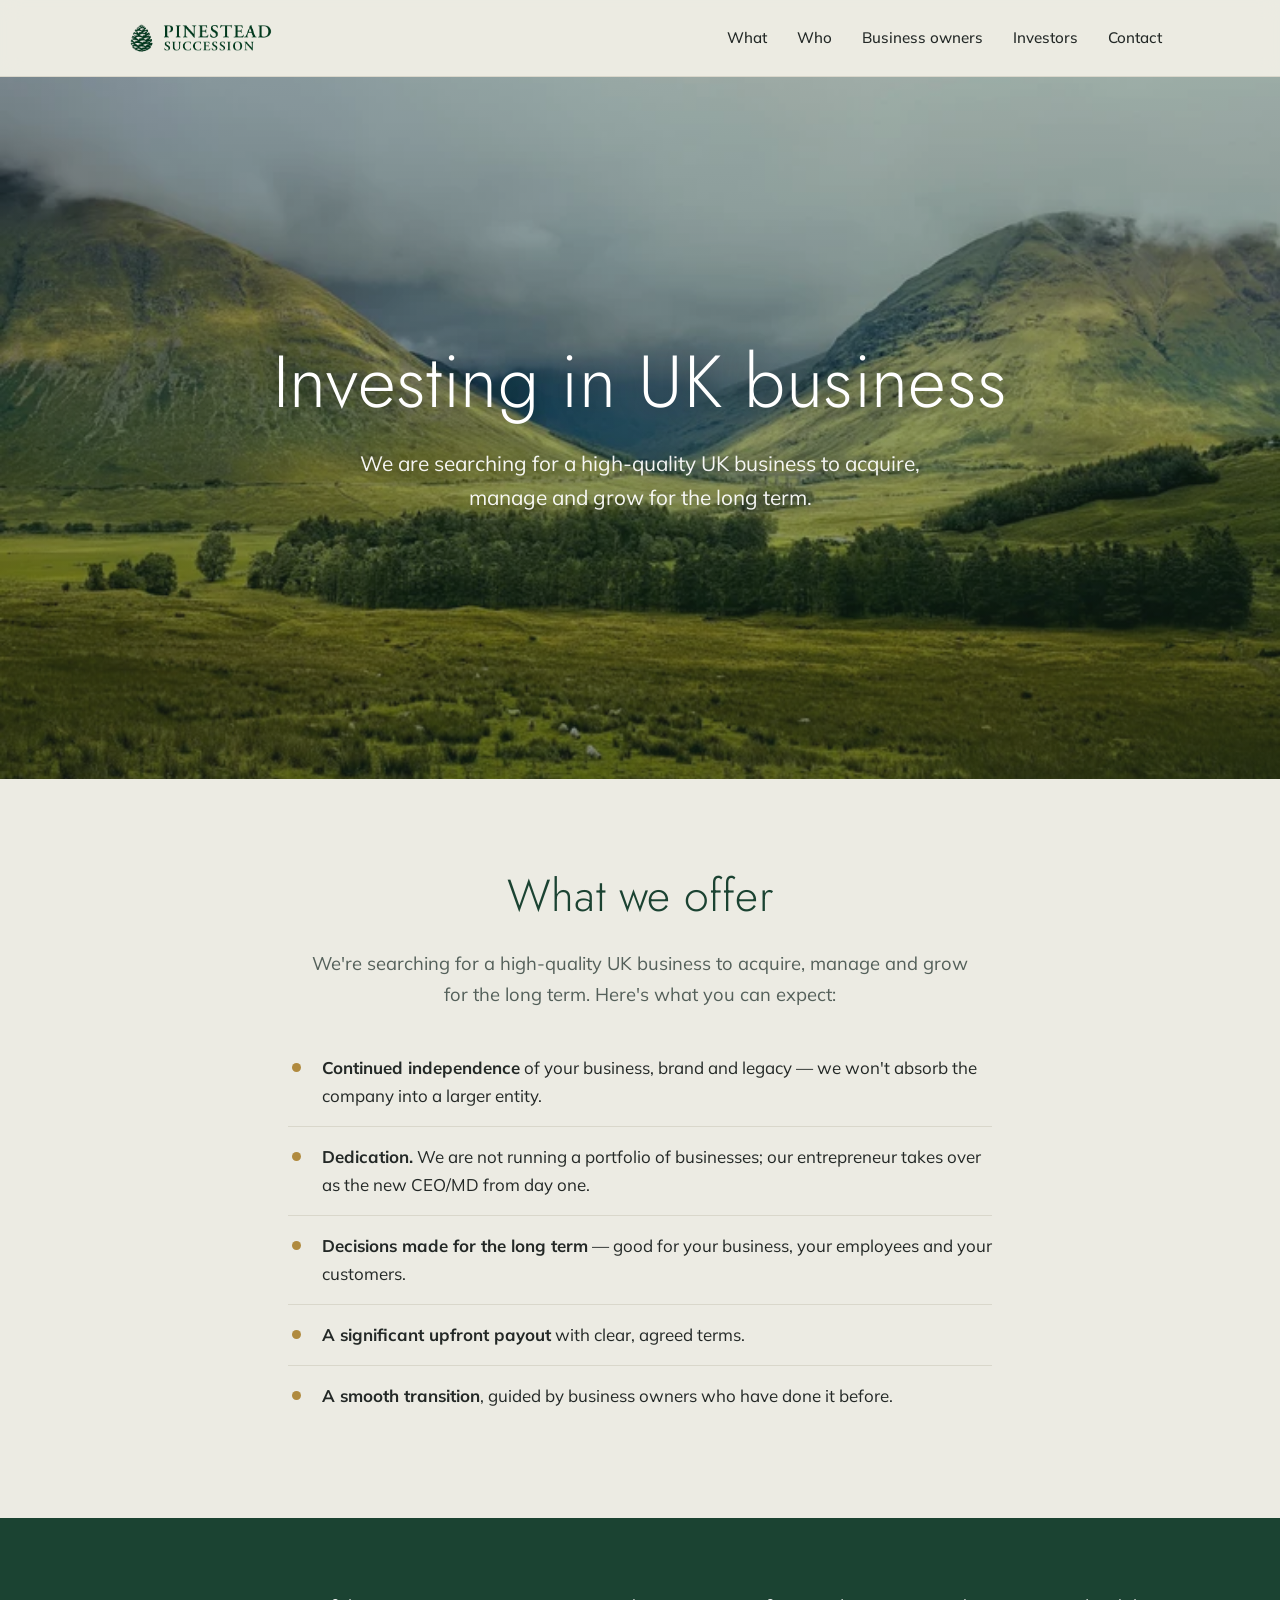
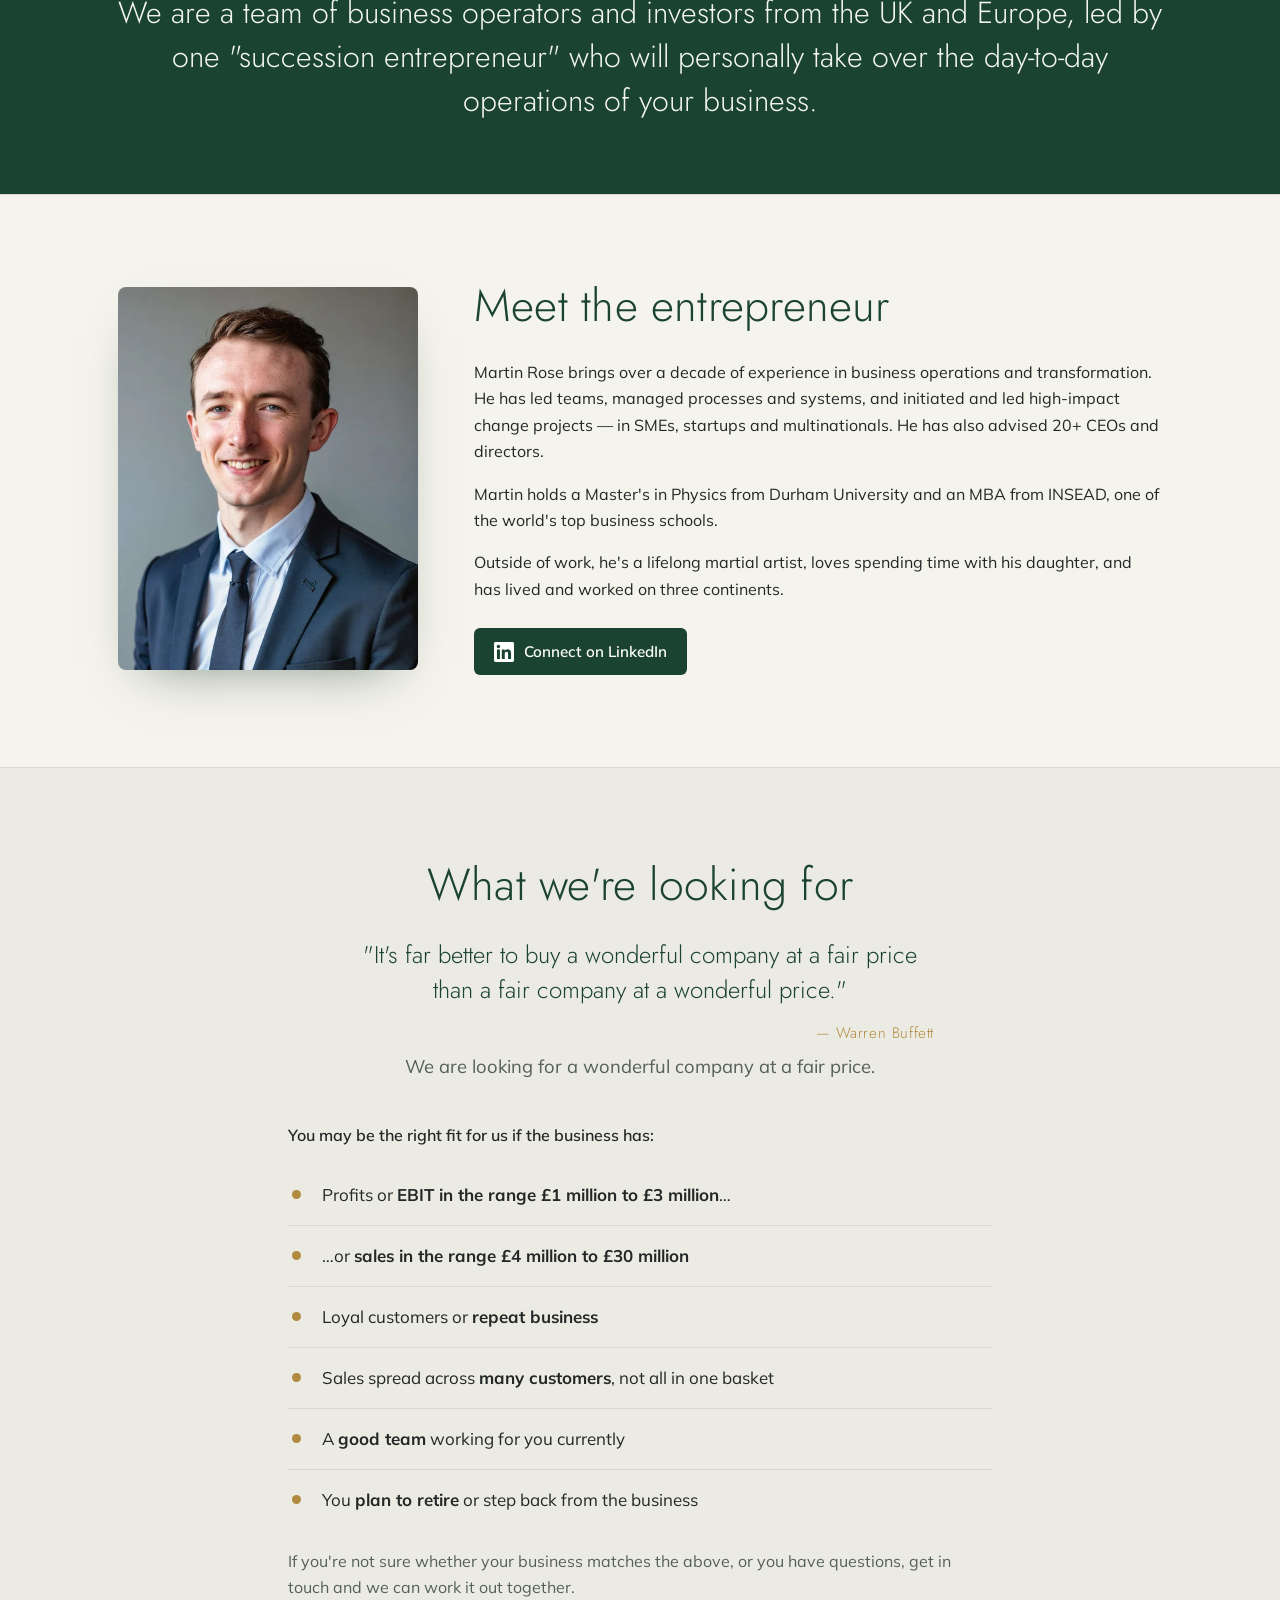
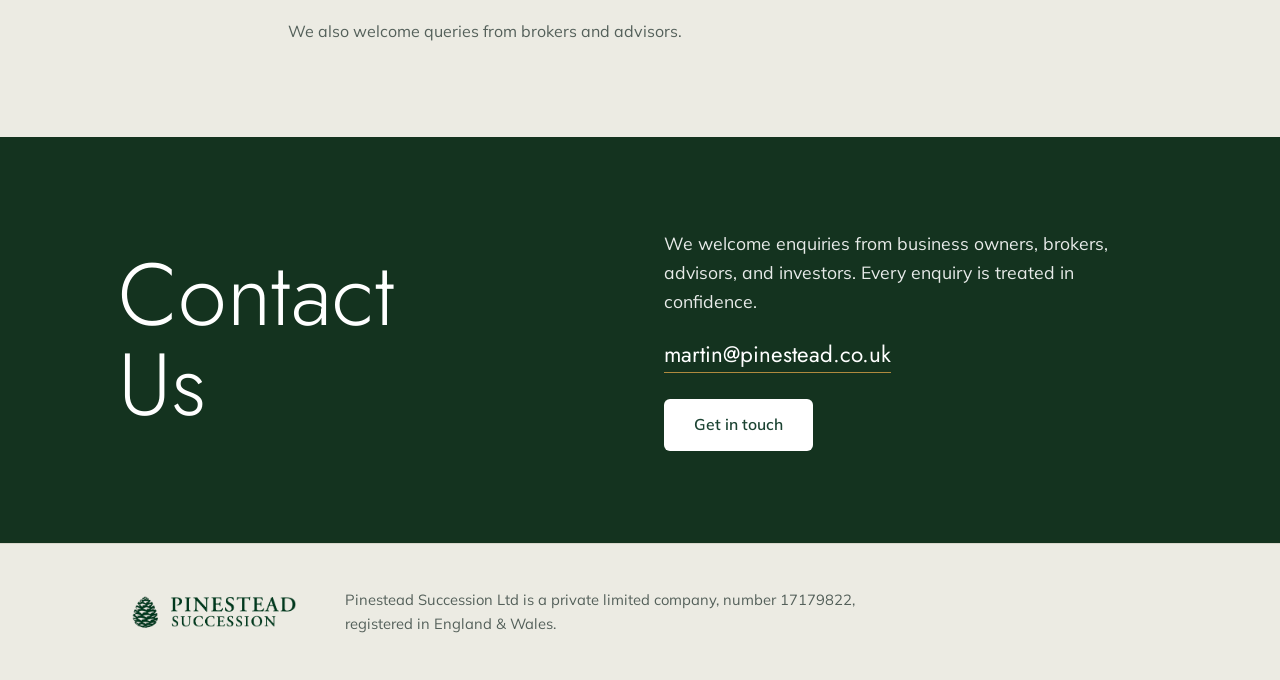
<file: index.html>
<!DOCTYPE html>
<html lang="en">
<head>
  <meta charset="UTF-8" />
  <meta name="viewport" content="width=device-width, initial-scale=1.0" />
  <title>Pinestead Succession | Seeking Your UK Business</title>
  <meta name="description" content="Pinestead Succession acquires and grows a single high-quality UK business for the long term, led by a dedicated entrepreneur. We welcome enquiries from business owners, brokers, advisers and investors." />
  <link rel="canonical" href="https://www.pinestead.co.uk/" />
  <link rel="icon" href="assets/pinestead-favicon.png" />

  <!-- Open Graph / social sharing -->
  <meta property="og:type" content="website" />
  <meta property="og:site_name" content="Pinestead Succession" />
  <meta property="og:title" content="Pinestead Succession | Seeking Your UK Business" />
  <meta property="og:description" content="Acquiring and growing a high-quality UK business for the long term, led by a dedicated entrepreneur." />
  <meta property="og:url" content="https://www.pinestead.co.uk/" />
  <meta property="og:image" content="https://www.pinestead.co.uk/assets/pinestead-square-small.png" />
  <meta property="og:image:width" content="480" />
  <meta property="og:image:height" content="480" />
  <meta property="og:image:alt" content="Pinestead Succession" />
  <meta name="twitter:card" content="summary" />
  <meta name="twitter:title" content="Pinestead Succession | Seeking Your UK Business" />
  <meta name="twitter:description" content="Acquiring and growing a high-quality UK business for the long term, led by a dedicated entrepreneur." />
  <meta name="twitter:image" content="https://www.pinestead.co.uk/assets/pinestead-square-small.png" />

  <script type="application/ld+json">
  {
    "@context": "https://schema.org",
    "@type": "WebSite",
    "name": "Pinestead Succession",
    "url": "https://www.pinestead.co.uk/"
  }
  </script>
  <script type="application/ld+json">
  {
    "@context": "https://schema.org",
    "@type": "Organization",
    "name": "Pinestead Succession",
    "legalName": "Pinestead Succession Ltd",
    "url": "https://www.pinestead.co.uk/",
    "logo": "https://www.pinestead.co.uk/assets/pinestead-square-small.png"
  }
  </script>
  <link rel="preconnect" href="https://fonts.googleapis.com" />
  <link rel="preconnect" href="https://fonts.gstatic.com" crossorigin />
  <link href="https://fonts.googleapis.com/css2?family=Jost:wght@300;400;500&family=Mulish:wght@400;500;600;700&display=swap" rel="stylesheet" />
  <link rel="stylesheet" href="styles.css" />
</head>
<body>
  <header class="site-header">
    <div class="container nav-inner">
      <a class="brand" href="#top" aria-label="Pinestead Succession home">
        <img src="assets/pinestead-horizontal.png" alt="Pinestead Succession" class="brand-logo" />
      </a>
      <nav class="nav" aria-label="Primary">
        <a href="#what">What</a>
        <a href="#who">Who</a>
        <a href="#business">Business owners</a>
        <a href="/investors">Investors</a>
        <a href="#contact">Contact</a>
      </nav>
    </div>
  </header>

  <main id="top">
    <!-- Hero -->
    <section class="hero" style="--hero-image: url('assets/index_background.webp');">
      <div class="hero-overlay"></div>
      <div class="container hero-inner">
        <h1>Investing in UK business</h1>
        <p class="hero-sub">
          We are searching for a high-quality UK business to acquire, manage
          and grow for the long term.
        </p>
      </div>
    </section>

    <!-- What we offer -->
    <section id="what" class="section">
      <div class="container narrow">
        <h2 class="centered">What we offer</h2>
        <p class="intro centered">
          We're searching for a high-quality UK business to acquire, manage and
          grow for the long term. Here's what you can expect:
        </p>
        <ul class="feature-list">
          <li>
            <strong>Continued independence</strong> of your business, brand and
            legacy — we won't absorb the company into a larger entity.
          </li>
          <li>
            <strong>Dedication.</strong> We are not running a portfolio of
            businesses; our entrepreneur takes over as the new CEO/MD from day one.
          </li>
          <li>
            <strong>Decisions made for the long term</strong> — good for your
            business, your employees and your customers.
          </li>
          <li>
            <strong>A significant upfront payout</strong> with clear, agreed terms.
          </li>
          <li>
            <strong>A smooth transition</strong>, guided by business owners who
            have done it before.
          </li>
        </ul>
      </div>
    </section>

    <!-- Team band -->
    <section class="band">
      <div class="container">
        <p class="band-text">
          We are a team of business operators and investors from the UK and
          Europe, led by one "succession entrepreneur" who will personally take
          over the day-to-day operations of your business.
        </p>
      </div>
    </section>

    <!-- Who -->
    <section id="who" class="section section-paper">
      <div class="container who-inner">
        <figure class="who-photo">
          <img src="assets/martin-headshot-orig.webp" alt="Martin Rose, Succession Entrepreneur" />
        </figure>
        <div class="who-text">
          <h2>Meet the entrepreneur</h2>
          <p>
            Martin Rose brings over a decade of experience in business operations
            and transformation. He has led teams, managed processes and systems,
            and initiated and led high-impact change projects — in SMEs, startups
            and multinationals. He has also advised 20+ CEOs and directors.
          </p>
          <p>
            Martin holds a Master's in Physics from Durham University and an MBA
            from INSEAD, one of the world's top business schools.
          </p>
          <p>
            Outside of work, he's a lifelong martial artist, loves spending time
            with his daughter, and has lived and worked on three continents.
          </p>
          <a class="linkedin-btn" href="https://www.linkedin.com/in/pinestead" target="_blank" rel="noopener" aria-label="Martin Rose on LinkedIn">
            <svg viewBox="0 0 24 24" width="20" height="20" fill="currentColor" aria-hidden="true"><path d="M20.45 20.45h-3.56v-5.57c0-1.33-.02-3.04-1.85-3.04-1.85 0-2.14 1.45-2.14 2.94v5.67H9.34V9h3.42v1.56h.05c.48-.9 1.64-1.85 3.37-1.85 3.6 0 4.27 2.37 4.27 5.45v6.29zM5.34 7.43a2.06 2.06 0 1 1 0-4.12 2.06 2.06 0 0 1 0 4.12zM7.12 20.45H3.55V9h3.57v11.45zM22.22 0H1.77C.79 0 0 .77 0 1.72v20.56C0 23.23.79 24 1.77 24h20.45c.98 0 1.78-.77 1.78-1.72V1.72C24 .77 23.2 0 22.22 0z"/></svg>
            Connect on LinkedIn
          </a>
        </div>
      </div>
    </section>

    <!-- What we're looking for -->
    <section id="business" class="section">
      <div class="container narrow">
        <h2 class="centered">What we're looking for</h2>
        <blockquote class="pull-quote">
          "It's far better to buy a wonderful company at a fair price than a fair
          company at a wonderful price."
          <cite>— Warren Buffett</cite>
        </blockquote>
        <p class="intro centered">We are looking for a wonderful company at a fair price.</p>
        <p class="lead-in">You may be the right fit for us if the business has:</p>
        <ul class="feature-list">
          <li>Profits or <strong>EBIT in the range £1 million to £3 million</strong>…</li>
          <li>…or <strong>sales in the range £4 million to £30 million</strong></li>
          <li>Loyal customers or <strong>repeat business</strong></li>
          <li>Sales spread across <strong>many customers</strong>, not all in one basket</li>
          <li>A <strong>good team</strong> working for you currently</li>
          <li>You <strong>plan to retire</strong> or step back from the business</li>
        </ul>
        <p class="note">
          If you're not sure whether your business matches the above, or you have
          questions, get in touch and we can work it out together.
        </p>
        <p class="note">We also welcome queries from brokers and advisors.</p>
      </div>
    </section>

    <!-- Contact -->
    <section id="contact" class="section contact">
      <div class="container contact-inner">
        <h2 class="contact-title">Contact<br />Us</h2>
        <div class="contact-body">
          <p>
            We welcome enquiries from business owners, brokers, advisors, and
            investors. Every enquiry is treated in confidence.
          </p>
          <p class="contact-email-line">
            <a id="contact-email" class="contact-email" href="#">Loading email…</a>
            <noscript>Email: martin [at] pinestead [dot] co [dot] uk</noscript>
          </p>
          <a id="contact-btn" class="btn btn-light" href="#">Get in touch</a>
        </div>
      </div>
    </section>
  </main>

  <footer class="site-footer">
    <div class="container footer-inner">
      <img src="assets/pinestead-horizontal.png" alt="Pinestead Succession" class="footer-logo" />
      <p class="footer-legal">
        Pinestead Succession Ltd is a private limited company, number 17179822, registered in England &amp; Wales.
      </p>
    </div>
  </footer>

  <script>
    // Assemble the contact address in-browser.
    (function () {
      var user = 'martin';
      var domain = 'pinestead' + '.co' + '.uk';
      var addr = user + '@' + domain;
      var mailto = 'mailto:' + addr + '?subject=' + encodeURIComponent('Enquiry via pinestead.co.uk');

      var link = document.getElementById('contact-email');
      if (link) { link.textContent = addr; link.setAttribute('href', mailto); }

      var btn = document.getElementById('contact-btn');
      if (btn) { btn.setAttribute('href', mailto); }
    })();
  </script>
</body>
</html>
</file>
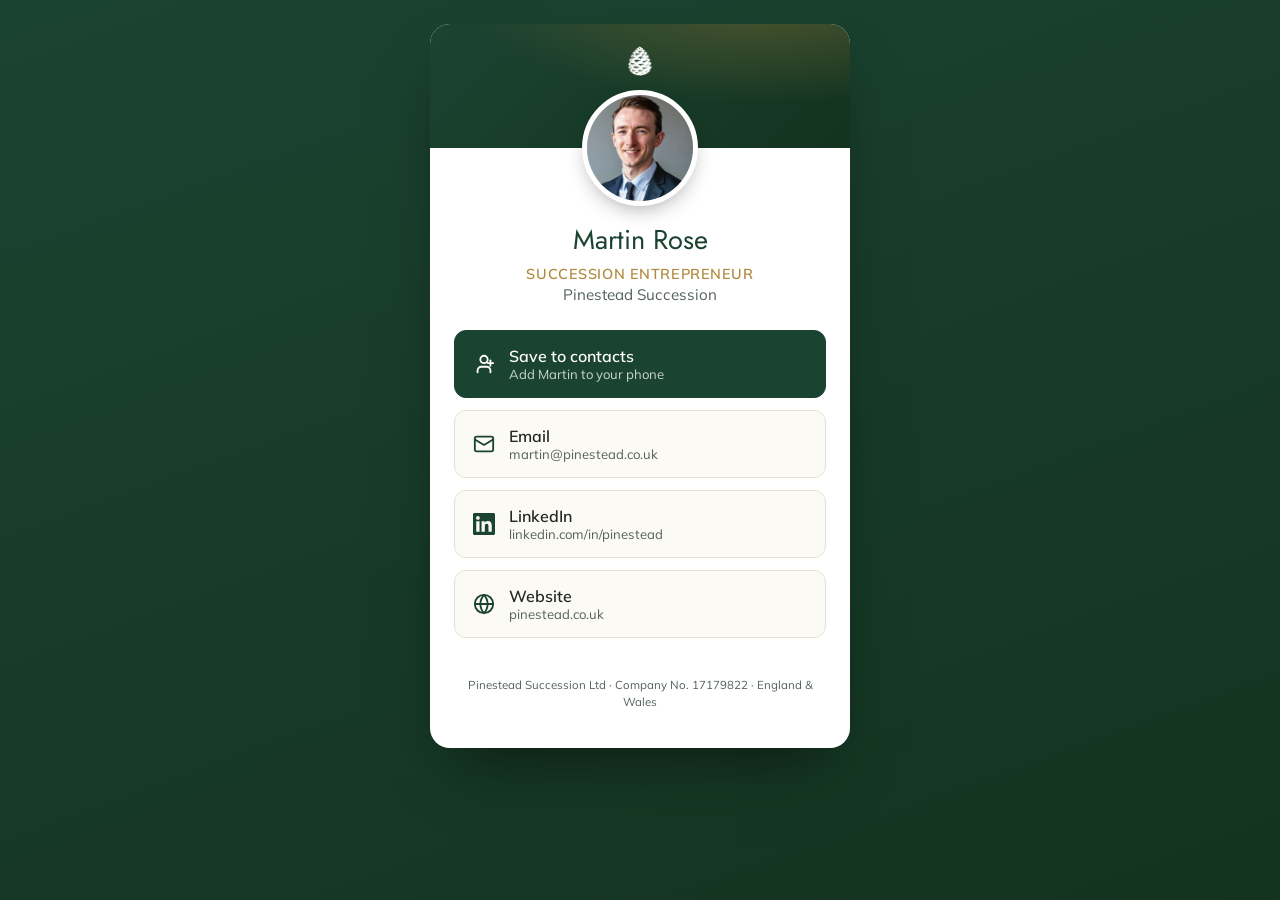
<file: scan/index.html>
<!DOCTYPE html>
<html lang="en">
<head>
  <meta charset="UTF-8" />
  <meta name="viewport" content="width=device-width, initial-scale=1.0" />
  <title>Martin Rose · Pinestead Succession</title>
  <meta name="description" content="Digital business card for Martin Rose, Pinestead Succession." />
  <meta name="robots" content="noindex" />
  <link rel="icon" href="../assets/pinestead-favicon.png" />
  <link rel="preconnect" href="https://fonts.googleapis.com" />
  <link rel="preconnect" href="https://fonts.gstatic.com" crossorigin />
  <link href="https://fonts.googleapis.com/css2?family=Jost:wght@300;400;500&family=Mulish:wght@400;500;600;700&display=swap" rel="stylesheet" />
  <style>
    :root {
      --green: #1b4332;
      --green-deep: #14331f;
      --cream: #ecebe3;
      --paper: #ffffff;
      --ink: #232826;
      --muted: #54605a;
      --accent: #b08a3e;
      --line: #e2e0d6;
    }
    * { box-sizing: border-box; }
    body {
      margin: 0;
      min-height: 100vh;
      font-family: "Mulish", system-ui, -apple-system, "Segoe UI", sans-serif;
      color: var(--ink);
      background: linear-gradient(160deg, #1b4332 0%, #14331f 100%);
      display: flex;
      align-items: flex-start;
      justify-content: center;
      padding: 24px 16px 40px;
    }
    .card {
      width: 100%;
      max-width: 420px;
      background: var(--paper);
      border-radius: 20px;
      overflow: hidden;
      box-shadow: 0 30px 60px -24px rgba(0, 0, 0, 0.55);
    }
    .cover {
      height: 124px;
      background:
        radial-gradient(120% 140% at 80% -20%, rgba(176, 138, 62, 0.35), transparent 60%),
        linear-gradient(135deg, var(--green) 0%, var(--green-deep) 100%);
      display: flex;
      align-items: flex-start;
      justify-content: center;
      padding-top: 22px;
    }
    .cover img { height: 30px; width: auto; filter: brightness(0) invert(1); }
    .avatar-wrap { display: flex; justify-content: center; margin-top: -58px; }
    .avatar {
      width: 116px;
      height: 116px;
      border-radius: 50%;
      object-fit: cover;
      object-position: 50% 22%;
      border: 5px solid var(--paper);
      box-shadow: 0 8px 22px -8px rgba(0, 0, 0, 0.4);
      background: var(--cream);
    }
    .identity { text-align: center; padding: 14px 24px 4px; }
    .identity h1 {
      font-family: "Jost", sans-serif;
      font-weight: 400;
      font-size: 1.7rem;
      color: var(--green);
      margin: 0;
    }
    .identity .role { color: var(--accent); font-weight: 600; font-size: 0.9rem; letter-spacing: 0.04em; margin: 6px 0 2px; }
    .identity .org { color: var(--muted); font-size: 0.95rem; margin: 0; }
    .actions { padding: 22px 24px 8px; display: flex; flex-direction: column; gap: 12px; }
    .action {
      display: flex;
      align-items: center;
      gap: 14px;
      padding: 15px 18px;
      border-radius: 12px;
      border: 1px solid var(--line);
      background: #fbfaf5;
      color: var(--ink);
      text-decoration: none;
      font-weight: 600;
      font-size: 1rem;
      transition: transform 0.1s ease, border-color 0.15s ease, background 0.15s ease;
    }
    .action:hover { border-color: var(--accent); }
    .action:active { transform: scale(0.99); }
    .action .ico {
      flex: 0 0 22px;
      width: 22px;
      height: 22px;
      color: var(--green);
      display: flex;
      align-items: center;
      justify-content: center;
    }
    .action .sub { display: block; font-weight: 400; font-size: 0.82rem; color: var(--muted); }
    .action.primary { background: var(--green); border-color: var(--green); color: #fff; }
    .action.primary .ico { color: #fff; }
    .action.primary .sub { color: rgba(255, 255, 255, 0.78); }
    .action.primary:hover { background: var(--green-deep); }
    .foot { text-align: center; padding: 18px 24px 26px; }
    .foot a { color: var(--green); text-decoration: none; font-size: 0.9rem; font-weight: 600; }
    .foot .legal { color: var(--muted); font-size: 0.72rem; margin-top: 12px; line-height: 1.5; }
  </style>
</head>
<body>
  <main class="card">
    <div class="cover">
      <img src="../assets/pinestead-favicon.png" alt="Pinestead Succession" />
    </div>
    <div class="avatar-wrap">
      <img class="avatar" src="../assets/martin-headshot-orig.webp" alt="Martin Rose" />
    </div>
    <div class="identity">
      <h1>Martin Rose</h1>
      <p class="role">SUCCESSION ENTREPRENEUR</p>
      <p class="org">Pinestead Succession</p>
    </div>

    <div class="actions">
      <a id="save" class="action primary" href="#">
        <span class="ico" aria-hidden="true">
          <svg viewBox="0 0 24 24" width="22" height="22" fill="none" stroke="currentColor" stroke-width="2" stroke-linecap="round" stroke-linejoin="round"><path d="M19 21v-2a4 4 0 0 0-4-4H9a4 4 0 0 0-4 4v2"/><circle cx="12" cy="7" r="4"/><line x1="19" y1="8" x2="19" y2="14"/><line x1="22" y1="11" x2="16" y2="11"/></svg>
        </span>
        <span>Save to contacts<span class="sub">Add Martin to your phone</span></span>
      </a>

      <a id="email" class="action" href="#">
        <span class="ico" aria-hidden="true">
          <svg viewBox="0 0 24 24" width="22" height="22" fill="none" stroke="currentColor" stroke-width="2" stroke-linecap="round" stroke-linejoin="round"><rect x="2" y="4" width="20" height="16" rx="2"/><path d="m22 7-10 6L2 7"/></svg>
        </span>
        <span>Email<span id="email-sub" class="sub">…</span></span>
      </a>

      <a class="action" href="https://www.linkedin.com/in/pinestead" target="_blank" rel="noopener">
        <span class="ico" aria-hidden="true">
          <svg viewBox="0 0 24 24" width="22" height="22" fill="currentColor"><path d="M20.45 20.45h-3.56v-5.57c0-1.33-.02-3.04-1.85-3.04-1.85 0-2.14 1.45-2.14 2.94v5.67H9.34V9h3.42v1.56h.05c.48-.9 1.64-1.85 3.37-1.85 3.6 0 4.27 2.37 4.27 5.45v6.29zM5.34 7.43a2.06 2.06 0 1 1 0-4.12 2.06 2.06 0 0 1 0 4.12zM7.12 20.45H3.55V9h3.57v11.45zM22.22 0H1.77C.79 0 0 .77 0 1.72v20.56C0 23.23.79 24 1.77 24h20.45c.98 0 1.78-.77 1.78-1.72V1.72C24 .77 23.2 0 22.22 0z"/></svg>
        </span>
        <span>LinkedIn<span class="sub">linkedin.com/in/pinestead</span></span>
      </a>

      <a class="action" href="https://www.pinestead.co.uk">
        <span class="ico" aria-hidden="true">
          <svg viewBox="0 0 24 24" width="22" height="22" fill="none" stroke="currentColor" stroke-width="2" stroke-linecap="round" stroke-linejoin="round"><circle cx="12" cy="12" r="10"/><path d="M2 12h20"/><path d="M12 2a15.3 15.3 0 0 1 4 10 15.3 15.3 0 0 1-4 10 15.3 15.3 0 0 1-4-10 15.3 15.3 0 0 1 4-10z"/></svg>
        </span>
        <span>Website<span class="sub">pinestead.co.uk</span></span>
      </a>
    </div>

    <div class="foot">
      <p class="legal">Pinestead Succession Ltd · Company No. 17179822 · England &amp; Wales</p>
    </div>
  </main>

  <script>
    (function () {
      var addr = 'martin' + '@' + 'pinestead' + '.co' + '.uk';

      // Email action
      var emailLink = document.getElementById('email');
      emailLink.setAttribute('href', 'mailto:' + addr);
      document.getElementById('email-sub').textContent = addr;

      // vCard, built in-browser and downloaded on tap
      var vcard = [
        'BEGIN:VCARD',
        'VERSION:3.0',
        'N:Rose;Martin;;;',
        'FN:Martin Rose',
        'ORG:Pinestead Succession Ltd',
        'TITLE:Succession Entrepreneur',
        'EMAIL;TYPE=WORK:' + addr,
        'URL:https://www.pinestead.co.uk',
        'X-SOCIALPROFILE;TYPE=linkedin:https://www.linkedin.com/in/pinestead',
        'END:VCARD'
      ].join('\r\n');

      var save = document.getElementById('save');
      save.addEventListener('click', function (e) {
        e.preventDefault();
        var blob = new Blob([vcard], { type: 'text/vcard;charset=utf-8' });
        var url = URL.createObjectURL(blob);
        var a = document.createElement('a');
        a.href = url;
        a.download = 'martin-rose.vcf';
        document.body.appendChild(a);
        a.click();
        document.body.removeChild(a);
        setTimeout(function () { URL.revokeObjectURL(url); }, 1000);
      });
    })();
  </script>
</body>
</html>
</file>
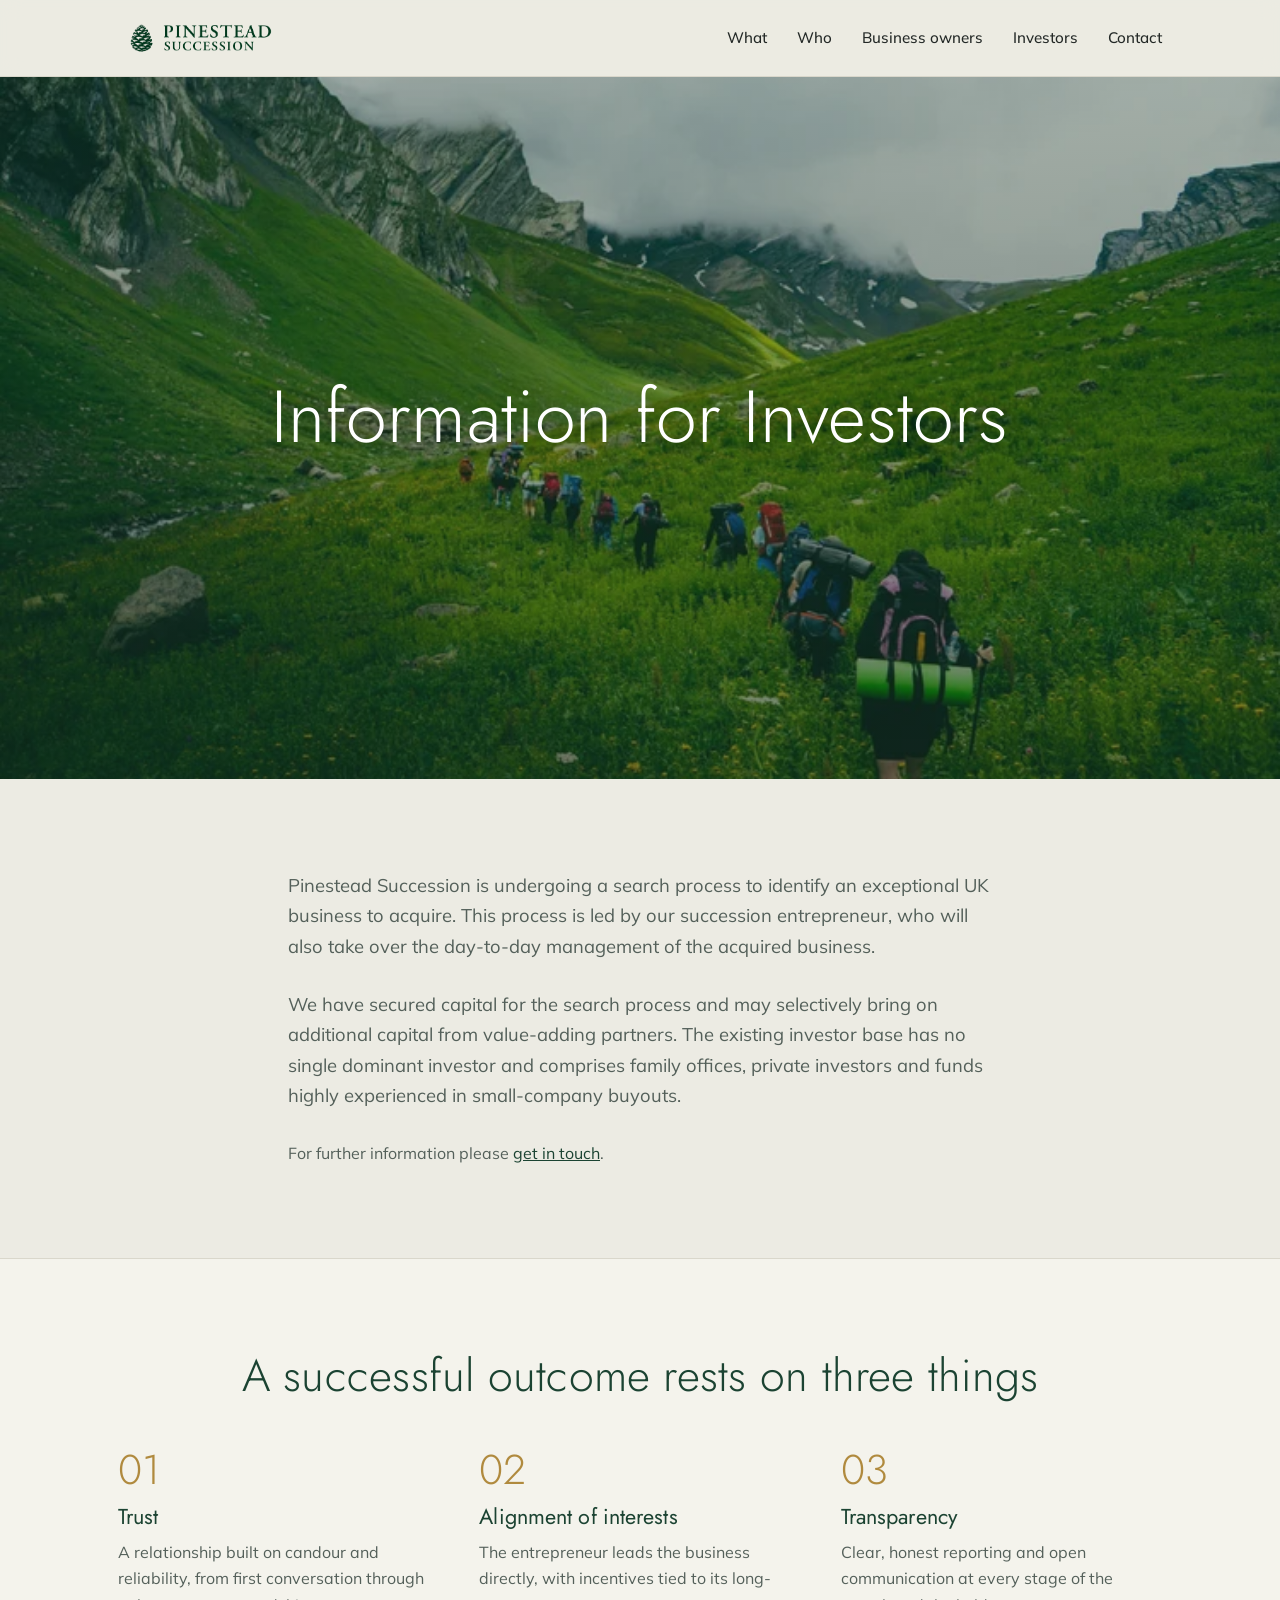
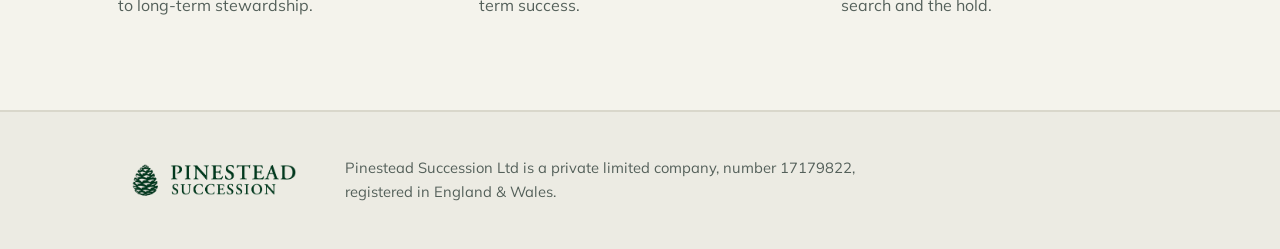
<file: investors.html>
<!DOCTYPE html>
<html lang="en">
<head>
  <meta charset="UTF-8" />
  <meta name="viewport" content="width=device-width, initial-scale=1.0" />
  <title>Information for Investors — Pinestead Succession</title>
  <meta name="description" content="Information for investors in Pinestead Succession's search to acquire a UK business — built on trust, alignment of interests and transparency." />
  <link rel="icon" href="assets/pinestead-favicon.png" />
  <link rel="preconnect" href="https://fonts.googleapis.com" />
  <link rel="preconnect" href="https://fonts.gstatic.com" crossorigin />
  <link href="https://fonts.googleapis.com/css2?family=Jost:wght@300;400;500&family=Mulish:wght@400;500;600;700&display=swap" rel="stylesheet" />
  <link rel="stylesheet" href="styles.css" />
</head>
<body>
  <header class="site-header">
    <div class="container nav-inner">
      <a class="brand" href="/" aria-label="Pinestead Succession home">
        <img src="assets/pinestead-horizontal.png" alt="Pinestead Succession" class="brand-logo" />
      </a>
      <nav class="nav" aria-label="Primary">
        <a href="/#what">What</a>
        <a href="/#who">Who</a>
        <a href="/#business">Business owners</a>
        <a href="/investors">Investors</a>
        <a href="/#contact">Contact</a>
      </nav>
    </div>
  </header>

  <main>
    <section class="hero" style="--hero-image: url('assets/investors_background.webp');">
      <div class="hero-overlay"></div>
      <div class="container hero-inner">
        <h1>Information for Investors</h1>
      </div>
    </section>

    <section class="section">
      <div class="container narrow">
        <p class="intro">
          Pinestead Succession is undergoing a search process to identify an
          exceptional UK business to acquire. This process is led by our
          succession entrepreneur, who will also take over the day-to-day
          management of the acquired business.
        </p>
        <p class="intro">
          We have secured capital for the search process and may selectively
          bring on additional capital from value-adding partners. The existing
          investor base has no single dominant investor and comprises family
          offices, private investors and funds highly experienced in small-company
          buyouts.
        </p>
        <p class="note">
          For further information please
          <a id="inv-email" href="#">get in touch</a>.
        </p>
      </div>
    </section>

    <section class="section section-paper">
      <div class="container">
        <h2 class="centered">A successful outcome rests on three things</h2>
        <div class="principles">
          <div class="principle">
            <span class="principle-num">01</span>
            <h3>Trust</h3>
            <p>A relationship built on candour and reliability, from first conversation through to long-term stewardship.</p>
          </div>
          <div class="principle">
            <span class="principle-num">02</span>
            <h3>Alignment of interests</h3>
            <p>The entrepreneur leads the business directly, with incentives tied to its long-term success.</p>
          </div>
          <div class="principle">
            <span class="principle-num">03</span>
            <h3>Transparency</h3>
            <p>Clear, honest reporting and open communication at every stage of the search and the hold.</p>
          </div>
        </div>
      </div>
    </section>
  </main>

  <footer class="site-footer">
    <div class="container footer-inner">
      <img src="assets/pinestead-horizontal.png" alt="Pinestead Succession" class="footer-logo" />
      <p class="footer-legal">
        Pinestead Succession Ltd is a private limited company, number 17179822,
        registered in England &amp; Wales.
      </p>
    </div>
  </footer>

  <script>
    (function () {
      var addr = 'martin' + '@' + 'pinestead' + '.co' + '.uk';
      var mailto = 'mailto:' + addr + '?subject=' + encodeURIComponent('Investor enquiry via pinestead.co.uk');
      var el = document.getElementById('inv-email');
      if (el) { el.setAttribute('href', mailto); }
    })();
  </script>
</body>
</html>
</file>
<file: styles.css>
:root {
  --green: #1b4332;
  --green-deep: #14331f;
  --cream: #ecebe3;
  --paper: #f4f3ec;
  --ink: #232826;
  --muted: #54605a;
  --accent: #b08a3e;        /* brass accent — change or remove freely */
  --line: #d9d7cb;
  --max: 1100px;
  --narrow: 760px;
  --shadow: 0 22px 50px -28px rgba(20, 51, 31, 0.55);
}

* { box-sizing: border-box; }
html { scroll-behavior: smooth; }

body {
  margin: 0;
  font-family: "Mulish", system-ui, -apple-system, "Segoe UI", sans-serif;
  color: var(--ink);
  background: var(--cream);
  line-height: 1.65;
  -webkit-font-smoothing: antialiased;
}

h1, h2, h3, .contact-title {
  font-family: "Jost", system-ui, sans-serif;
  font-weight: 300;
  line-height: 1.12;
  letter-spacing: 0.005em;
  color: var(--green);
}

a { color: var(--green); }

.container { width: 100%; max-width: var(--max); margin: 0 auto; padding: 0 28px; }
.narrow { max-width: var(--narrow); }
.centered { text-align: center; }

/* Header / nav */
.site-header {
  position: sticky;
  top: 0;
  z-index: 50;
  background: rgba(236, 235, 227, 0.9);
  backdrop-filter: saturate(140%) blur(10px);
  border-bottom: 1px solid var(--line);
}
.nav-inner { display: flex; align-items: center; justify-content: space-between; height: 76px; gap: 24px; }
.brand { display: inline-flex; align-items: center; }
.brand-logo { height: 38px; width: auto; display: block; }
.nav { display: flex; align-items: center; gap: 30px; }
.nav a {
  text-decoration: none;
  color: var(--ink);
  font-size: 0.95rem;
  font-weight: 500;
  transition: color 0.15s ease;
}
.nav a:hover { color: var(--accent); }

/* Hero */
.hero {
  position: relative;
  min-height: 78vh;
  display: flex;
  align-items: center;
  background-image: var(--hero-image);
  background-size: cover;
  background-position: center;
}
.hero-overlay {
  position: absolute;
  inset: 0;
  background: linear-gradient(180deg, rgba(20, 51, 31, 0.35) 0%, rgba(20, 40, 26, 0.55) 100%);
}
.hero-inner { position: relative; text-align: center; padding: 80px 28px; max-width: 860px; }
.hero h1 {
  color: #fff;
  font-size: clamp(2.6rem, 6.5vw, 4.6rem);
  font-weight: 300;
  margin: 0 0 22px;
  text-shadow: 0 2px 24px rgba(0, 0, 0, 0.35);
}
.hero-sub {
  color: rgba(255, 255, 255, 0.94);
  font-size: clamp(1.05rem, 2.2vw, 1.3rem);
  max-width: 620px;
  margin: 0 auto;
  text-shadow: 0 1px 16px rgba(0, 0, 0, 0.4);
}

/* Sections */
.section { padding: 92px 0; }
.section-paper { background: var(--paper); border-top: 1px solid var(--line); border-bottom: 1px solid var(--line); }
h2 { font-size: clamp(1.9rem, 4vw, 2.8rem); margin: 0 0 28px; }
.intro { font-size: 1.15rem; color: var(--muted); margin: 0 0 28px; }
.intro.centered { margin-left: auto; margin-right: auto; max-width: 60ch; }
.lead-in { font-weight: 600; margin: 40px 0 16px; }
.note { color: var(--muted); margin: 18px 0 0; }

/* Feature / criteria list */
.feature-list { list-style: none; padding: 0; margin: 0; }
.feature-list li {
  position: relative;
  padding: 16px 0 16px 34px;
  border-bottom: 1px solid var(--line);
  font-size: 1.06rem;
}
.feature-list li:last-child { border-bottom: 0; }
.feature-list li::before {
  content: "";
  position: absolute;
  left: 4px;
  top: 25px;
  width: 9px;
  height: 9px;
  border-radius: 50%;
  background: var(--accent);
}
.feature-list strong { color: var(--ink); font-weight: 700; }

/* Pull quote */
.pull-quote {
  margin: 0 auto 8px;
  padding: 0;
  max-width: 42ch;
  text-align: center;
  font-family: "Jost", sans-serif;
  font-weight: 300;
  font-size: 1.5rem;
  line-height: 1.45;
  color: var(--green);
}
.pull-quote cite { display: block; font-size: 0.95rem; font-style: normal; color: var(--accent); margin-top: 14px; letter-spacing: 0.04em; text-align: right;}

/* Team band */
.band { background: var(--green); padding: 72px 0; }
.band-text {
  color: rgba(255, 255, 255, 0.95);
  font-family: "Jost", sans-serif;
  font-weight: 300;
  font-size: clamp(1.3rem, 3vw, 1.9rem);
  line-height: 1.45;
  text-align: center;
  max-width: 60ch;
  margin: 0 auto;
}

/* Who / entrepreneur */
.who-inner { display: grid; grid-template-columns: 300px 1fr; gap: 56px; align-items: start; }
.who-photo { margin: 0; }
.who-photo img {
  width: 100%;
  border-radius: 8px;
  display: block;
  box-shadow: var(--shadow);
}
.who-text h2 { margin-top: -6px; }
.who-text p { margin: 0 0 16px; }
.linkedin-btn {
  display: inline-flex;
  align-items: center;
  gap: 10px;
  margin-top: 10px;
  padding: 11px 20px;
  border-radius: 6px;
  background: var(--green);
  color: #fff;
  text-decoration: none;
  font-weight: 600;
  font-size: 0.95rem;
  transition: background 0.15s ease, transform 0.12s ease;
}
.linkedin-btn:hover { background: var(--green-deep); transform: translateY(-1px); }

/* Contact */
.contact { background: var(--green-deep); }
.contact-inner { display: grid; grid-template-columns: 1fr 1fr; gap: 48px; align-items: center; }
.contact-title { color: #fff; font-size: clamp(3rem, 8vw, 5.5rem); font-weight: 300; margin: 0; line-height: 1.02; }
.contact-body p { color: rgba(255, 255, 255, 0.9); font-size: 1.1rem; margin: 0 0 20px; }
.contact-email-line { margin-bottom: 26px !important; }
.contact-email {
  color: #fff;
  font-family: "Jost", sans-serif;
  font-size: 1.4rem;
  text-decoration: none;
  border-bottom: 1px solid var(--accent);
  padding-bottom: 2px;
}
.contact-email:hover { color: var(--accent); }

/* Investor principles */
.principles { display: grid; grid-template-columns: repeat(3, 1fr); gap: 40px; margin-top: 48px; }
.principle { text-align: left; }
.principle-num {
  display: block;
  font-family: "Jost", sans-serif;
  font-weight: 300;
  font-size: 2.6rem;
  color: var(--accent);
  line-height: 1;
  margin-bottom: 14px;
}
.principle h3 { font-size: 1.35rem; font-weight: 400; margin: 0 0 10px; }
.principle p { margin: 0; color: var(--muted); }
@media (max-width: 720px) {
  .principles { grid-template-columns: 1fr; gap: 28px; }
}

/* Buttons */
.btn {
  display: inline-block;
  padding: 13px 30px;
  border-radius: 6px;
  font-weight: 600;
  font-size: 0.98rem;
  text-decoration: none;
  transition: transform 0.12s ease, background 0.15s ease;
}
.btn:hover { transform: translateY(-1px); }
.btn-light { background: #fff; color: var(--green); }
.btn-light:hover { background: var(--cream); }

/* Footer */
.site-footer { background: var(--cream); padding: 44px 0; border-top: 1px solid var(--line); }
.footer-inner { display: flex; align-items: center; gap: 32px; flex-wrap: wrap; }
.footer-logo { height: 44px; width: auto; }
.footer-legal { margin: 0; color: var(--muted); font-size: 0.92rem; max-width: 60ch; }

/* Responsive */
@media (max-width: 820px) {
  .who-inner { grid-template-columns: 1fr; gap: 32px; }
  .who-photo { max-width: 260px; }
  .contact-inner { grid-template-columns: 1fr; gap: 24px; }
  .contact-title { font-size: clamp(2.6rem, 14vw, 4rem); }
}
@media (max-width: 600px) {
  .section { padding: 64px 0; }
  .nav { gap: 18px; }
  .nav a { font-size: 0.9rem; }
  /* Drop the three home-section anchors; keep Investors (other real page)
     and Contact. The logo still links home. */
  .nav a:nth-child(1),
  .nav a:nth-child(2),
  .nav a:nth-child(3) { display: none; }
  .brand-logo { height: 32px; }
}
</file>
